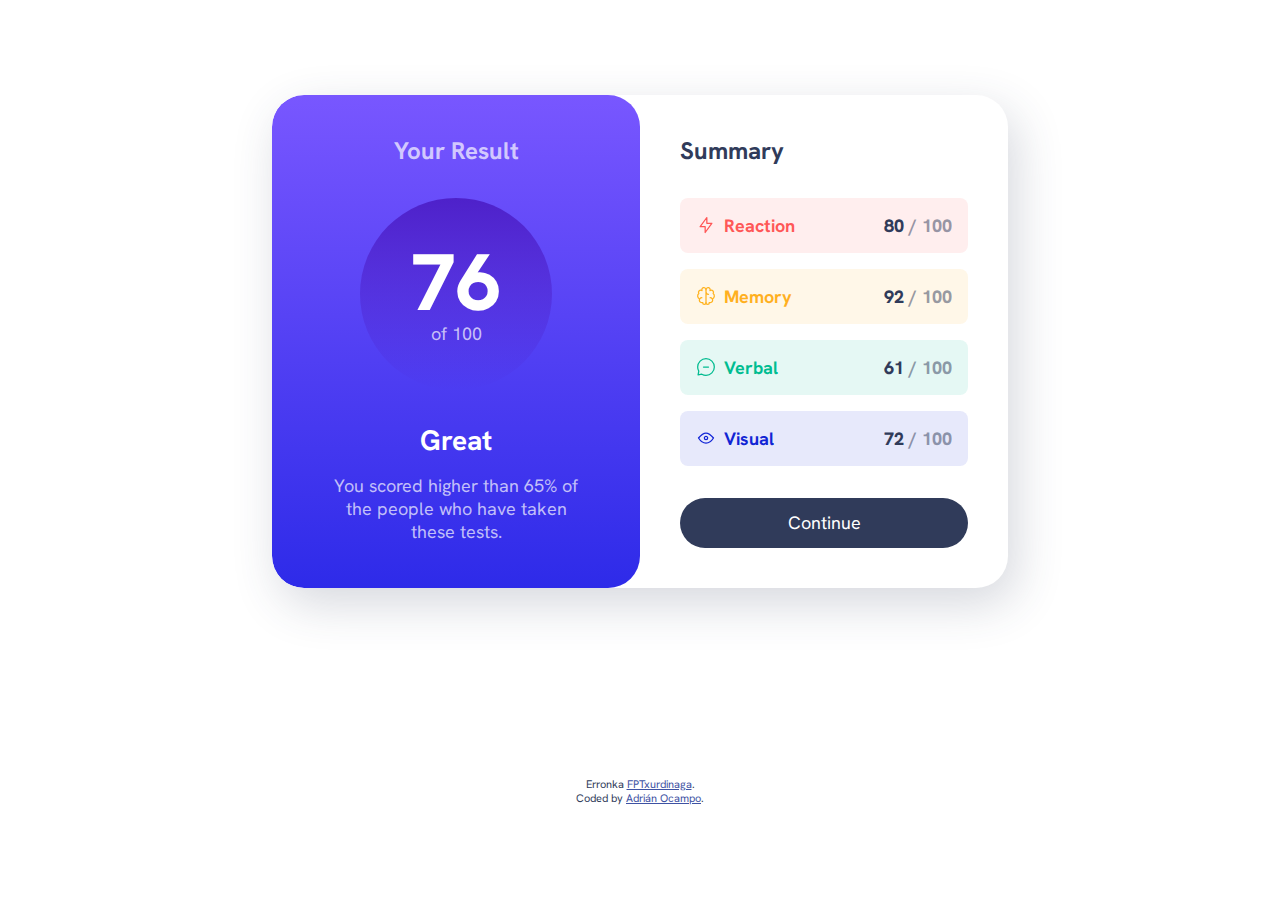
<file: index.html>
<!DOCTYPE html>
<html lang="en">
<head>
<meta charset="UTF-8">
<meta name="viewport" content="width=device-width, initial-scale=1.0"> 
<link rel="icon" type="image/png" sizes="32x32" href="images/favicon-32x32.png">
<link rel="stylesheet" href="Ariketa7.css">
<title>Emaitzen laburpenaren osagaia</title>
<style>
.attribution { font-size: 11px; text-align: center; }
.attribution a { color: hsl(228, 45%, 44%); }
</style>

</head>
<body>
   <main>
      <div class="result-summary">

        <div class="results grid-flow" data-spacing="large">
          <h1 class="section-title">Your Result</h1>
          <p class="result-score"><span>76</span> of 100</p>

          <div class="grid-flow">
            <p class="result-rank">Great</p>
            <p>
              You scored higher than 65% of the people who have taken these
              tests.
            </p>
          </div>
        </div>

        <div class="summary grid-flow" data-spacing="large">
          <h2 class="section-title">Summary</h2>

          <div class="grid-flow">
            <div class="summary-item" data-item-type="accent-1">
              <div class="flex-group">
                <img src="images/images/icon-reaction.svg" />
                <h3 class="summary-item-title">
                  Reaction
                </h3>

              </div>
              <p class="summary-score"><span>80</span> / 100</p>

            </div>

            <div class="summary-item" data-item-type="accent-2">
              <div class="flex-group">
                <img src="images/images/icon-memory.svg" />
                <h3 class="summary-item-title">
                  Memory
                </h3>

              </div>
              <p class="summary-score"><span>92</span> / 100</p>

            </div>

            <div class="summary-item" data-item-type="accent-3">
              <div class="flex-group">
                <img src="images/images/icon-verbal.svg" />
                <h3 class="summary-item-title">
                  Verbal
                </h3>

              </div>
              <p class="summary-score"><span>61</span> / 100</p>

            </div>

            <div class="summary-item" data-item-type="accent-4">
              <div class="flex-group">
                <img src="images/images/icon-visual.svg" />
                <h3 class="summary-item-title">
                  Visual
                </h3>

              </div>
              <p class="summary-score"><span>72</span> / 100</p>
            </div>
          </div>
          <button class="button">Continue</button>
        </div>
      </div>
    </main>
     <footer>
        <div class="attribution">
           Erronka
           <a href="" target="_blank">FPTxurdinaga</a>.
           <br />Coded by <a href="">Adrián Ocampo</a>.
        </div>
     </footer>
</body>
</html>
</file>
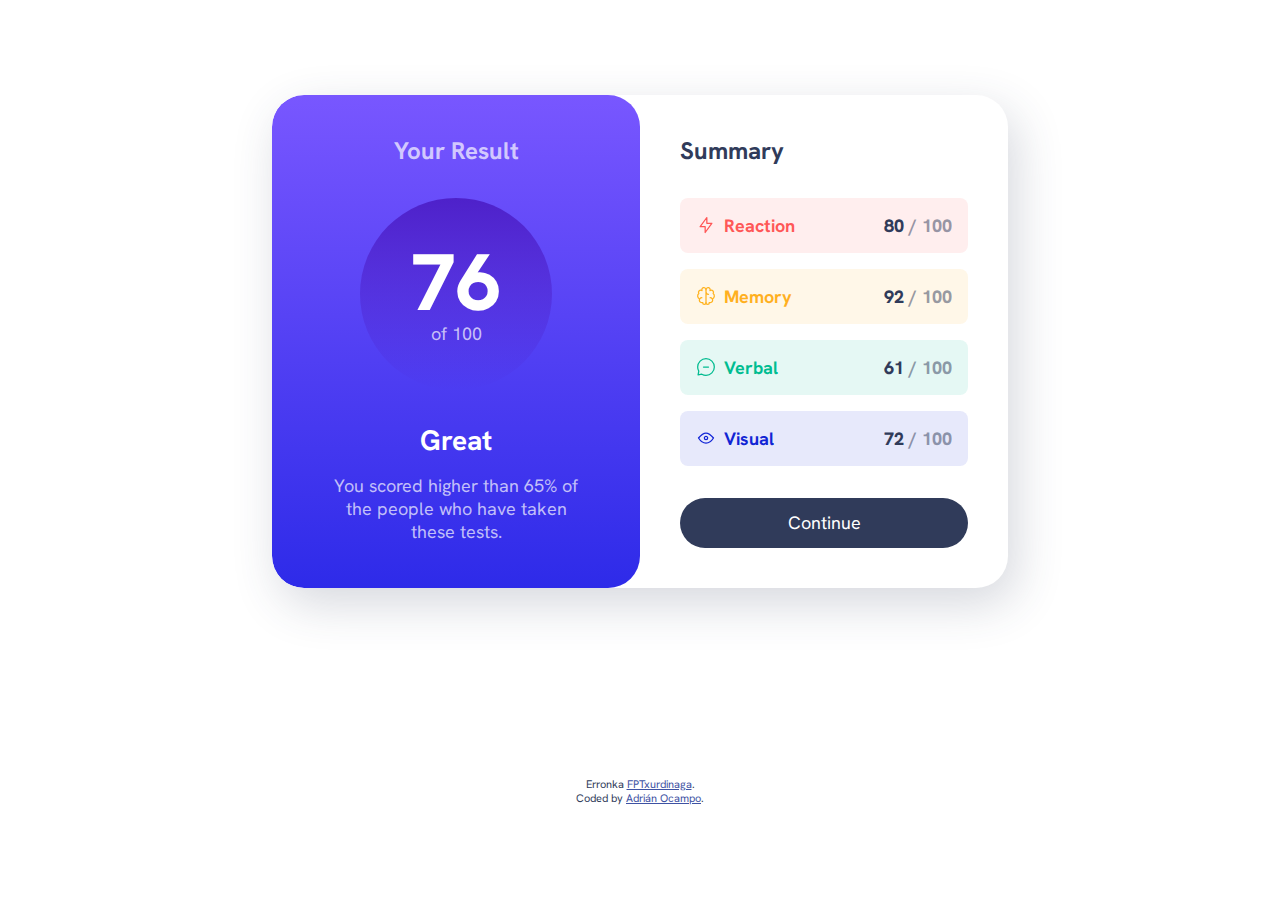
<file: Ariketa 7.html>
<!DOCTYPE html>
<html lang="en">
<head>
<meta charset="UTF-8">
<meta name="viewport" content="width=device-width, initial-scale=1.0"> 
<link rel="icon" type="image/png" sizes="32x32" href="images/favicon-32x32.png">
<link rel="stylesheet" href="Ariketa7.css">
<title>Emaitzen laburpenaren osagaia</title>
<style>
.attribution { font-size: 11px; text-align: center; }
.attribution a { color: hsl(228, 45%, 44%); }
</style>

</head>
<body>
   <main>
      <div class="result-summary">

        <div class="results grid-flow" data-spacing="large">
          <h1 class="section-title">Your Result</h1>
          <p class="result-score"><span>76</span> of 100</p>

          <div class="grid-flow">
            <p class="result-rank">Great</p>
            <p>
              You scored higher than 65% of the people who have taken these
              tests.
            </p>
          </div>
        </div>

        <div class="summary grid-flow" data-spacing="large">
          <h2 class="section-title">Summary</h2>

          <div class="grid-flow">
            <div class="summary-item" data-item-type="accent-1">
              <div class="flex-group">
                <img src="images/images/icon-reaction.svg" />
                <h3 class="summary-item-title">
                  Reaction
                </h3>

              </div>
              <p class="summary-score"><span>80</span> / 100</p>

            </div>

            <div class="summary-item" data-item-type="accent-2">
              <div class="flex-group">
                <img src="images/images/icon-memory.svg" />
                <h3 class="summary-item-title">
                  Memory
                </h3>

              </div>
              <p class="summary-score"><span>92</span> / 100</p>

            </div>

            <div class="summary-item" data-item-type="accent-3">
              <div class="flex-group">
                <img src="images/images/icon-verbal.svg" />
                <h3 class="summary-item-title">
                  Verbal
                </h3>

              </div>
              <p class="summary-score"><span>61</span> / 100</p>

            </div>

            <div class="summary-item" data-item-type="accent-4">
              <div class="flex-group">
                <img src="images/images/icon-visual.svg" />
                <h3 class="summary-item-title">
                  Visual
                </h3>

              </div>
              <p class="summary-score"><span>72</span> / 100</p>
            </div>
          </div>
          <button class="button">Continue</button>
        </div>
      </div>
    </main>
     <footer>
        <div class="attribution">
           Erronka
           <a href="" target="_blank">FPTxurdinaga</a>.
           <br />Coded by <a href="">Adrián Ocampo</a>.
        </div>
     </footer>
</body>
</html>
</file>
<file: Ariketa7.css>
@font-face {
   font-family: "HankenGrotesk";
   font-display: swap;
   font-weight: 100 900;
   src: url("fonts/fonts/HankenGrotesk-VariableFont_wght.ttf")
     format("truetype");
 }
 
 :root {
   --clr-primary-hsl-400: 252, 100%, 67%;
   --clr-primary-hsl-500: 256, 72%, 46%;
   --clr-secondary-hsl-400: 241, 81%, 54%;
   --clr-secondary-hsl-500: 241, 72%, 46%;
 
   --clr-neutral-hsl-100: 0, 0%, 100%;
   --clr-neutral-hsl-200: 221, 100%, 96%;
   --clr-neutral-hsl-300: 241, 100%, 89%;
   --clr-neutral-hsl-700: 224, 30%, 27%;
 
   --clr-neutral-100: hsl(var(--clr-neutral-hsl-100));
   --clr-neutral-200: hsl(var(--clr-neutral-hsl-200));
   --clr-neutral-300: hsl(var(--clr-neutral-hsl-300));
   --clr-neutral-700: hsl(var(--clr-neutral-hsl-700));
 
   --clr-primary-400: hsl(var(--clr-primary-hsl-400));
   --clr-primary-500: hsla(var(--clr-primary-hsl-500));
   --clr-secondary-400: hsl(var(--clr-secondary-hsl-400));
 
   --gradient-primary: linear-gradient(
     var(--clr-primary-400),
     var(--clr-secondary-400)
   );
 
   --gradient-to-transparent: linear-gradient(
     var(--clr-primary-500),
     hsl(var(--clr-secondary-hsl-500), 0)
   );
 
   --clr-accent-1: 0, 100%, 67%;
   --clr-accent-2: 39, 100%, 56%;
   --clr-accent-3: 166, 100%, 37%;
   --clr-accent-4: 234, 85%, 45%;
 
   --font-family-default: "HankenGrotesk", sans-serif;
 
   --fw-regular: 500;
   --fw-bold: 700;
   --fw-black: 800;
 
   --fs-400: 1.125rem;
   --fs-500: 1.25rem;
   --fs-600: 1.5rem;
   --fs-700: 1.75rem;
   --fs-800: 2rem;
   --fs-900: 5rem;
 }
 
 *,
 *::before,
 *::after {
   box-sizing: border-box;
 }
 
 * {
   margin: 0;
   font: inherit;
 }
 
 body {
   font-family: var(--font-family-default);
   font-size: var(--fs-400);
   color: var(--clr-neutral-700);
 }
 
 img {
   display: block;
   max-width: 100%;
 }
 
 @media (min-width: 600px) {
   body {
     min-height: 100vh;
     display: grid;
     place-items: center;
   }
 }
 
 .flex-group {
   display: flex;
   align-items: center;
   gap: 0.5rem;
   flex-wrap: wrap;
 }
 
 .grid-flow {
   display: grid;
   align-content: start;
   gap: 1rem;
 }
 
 .grid-flow[data-spacing="large"] {
   gap: 2rem;
 }
 
 .section-title {
   font-weight: var(--fw-bold);
   font-size: var(--fs-600);
 }
 
 .button {
   color: var(--clr-neutral-100);
   line-height: 1;
   background: var(--clr-neutral-700);
   padding: 1rem 2rem;
   border: 0;
   border-radius: 100vw;
   cursor: pointer;
 }
 
 .button:hover,
 .button:focus-visible {
   background: var(--gradient-primary);
 }
 
 .result-rank {
   color: var(--clr-neutral-100);
   font-size: var(--fs-700);
   font-weight: var(--fw-bold);
 }
 
 .result-summary {
   --padding: 2.5rem;
   --border-redius: 2rem;
 
   max-width: 46rem;
   display: grid;
 }
 
 @media (min-width: 600px) {
   .result-summary {
     margin-inline: 1rem;
     grid-template-columns: 1fr 1fr;
     border-radius: var(--border-redius);
     overflow: hidden;
     box-shadow: 0.5rem 1rem 3rem hsl(var(--clr-neutral-hsl-700), 0.2);
   }
 }
 
 .results {
   color: hsl(var(--clr-neutral-hsl-100), 0.7);
   text-align: center;
   padding: var(--padding) calc(var(--padding) * 1.5);
   background: var(--gradient-primary);
   border-radius: 0 0 var(--border-redius) var(--border-redius);
 }
 
 @media (min-width: 600px) {
   .results {
     border-radius: var(--border-redius);
   }
 }
 
 .result-score {
   display: grid;
   place-content: center;
   width: 12rem;
   margin-inline: auto;
   background: var(--gradient-to-transparent);
   aspect-ratio: 1 / 1;
   border-radius: 50%;
 }
 
 .result-score span {
   display: block;
   font-size: var(--fs-900);
   font-weight: var(--fw-black);
   line-height: 1;
   color: var(--clr-neutral-100);
 }
 
 .summary {
   padding: var(--padding);
 }
 
 .summary-item {
   display: flex;
   justify-content: space-between;
   align-items: center;
   padding: 1rem;
   border-radius: 0.5rem;
   background-color: hsl(var(--item-color), 0.1);
 }
 
 .summary-item-title {
   color: hsl(var(--item-color));
   font-weight: var(--fw-bold);
 }
 
 .summary-item[data-item-type="accent-1"] {
   --item-color: var(--clr-accent-1);
 }
 .summary-item[data-item-type="accent-2"] {
   --item-color: var(--clr-accent-2);
 }
 .summary-item[data-item-type="accent-3"] {
   --item-color: var(--clr-accent-3);
 }
 .summary-item[data-item-type="accent-4"] {
   --item-color: var(--clr-accent-4);
 }
 
 .summary-score {
   font-weight: var(--fw-black);
   color: hsl(var(--clr-neutral-hsl-700), 0.5);
 }
 
 .summary-score span {
   color: var(--clr-neutral-700);
 }
</file>
